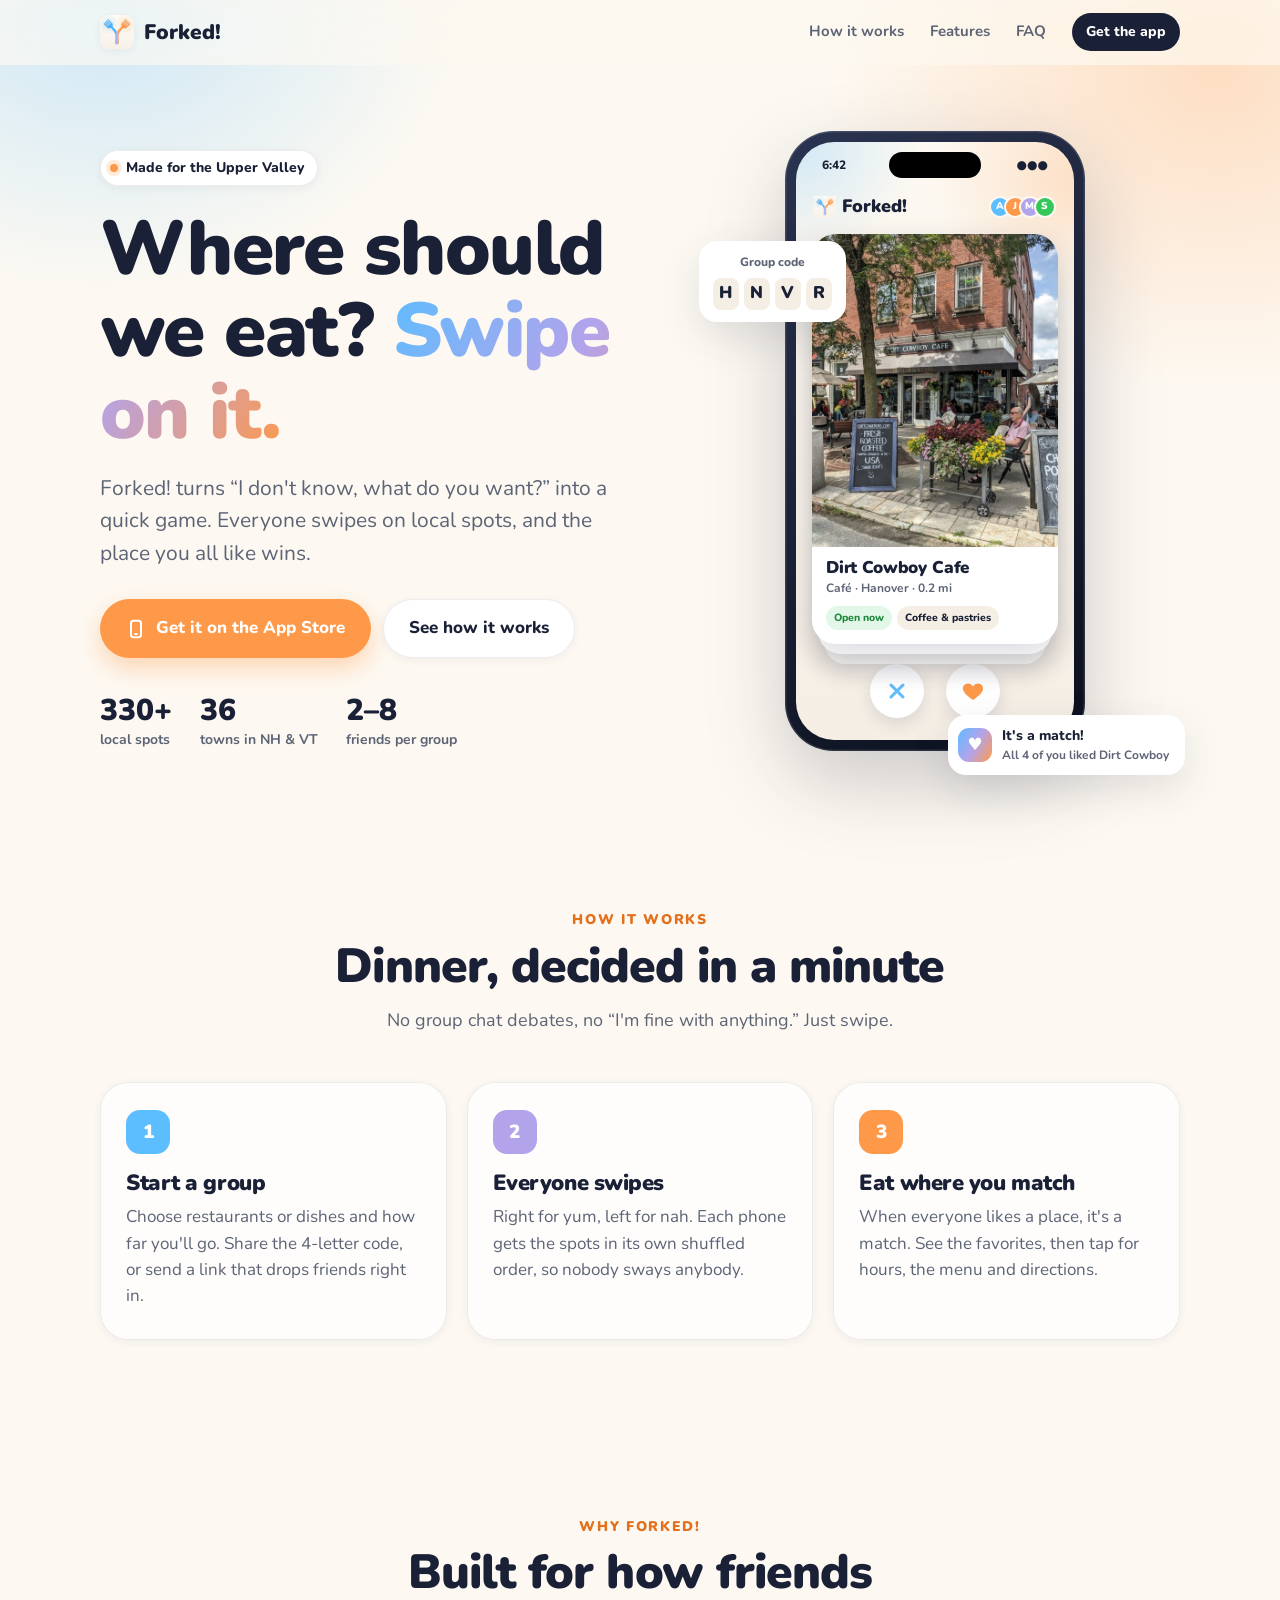
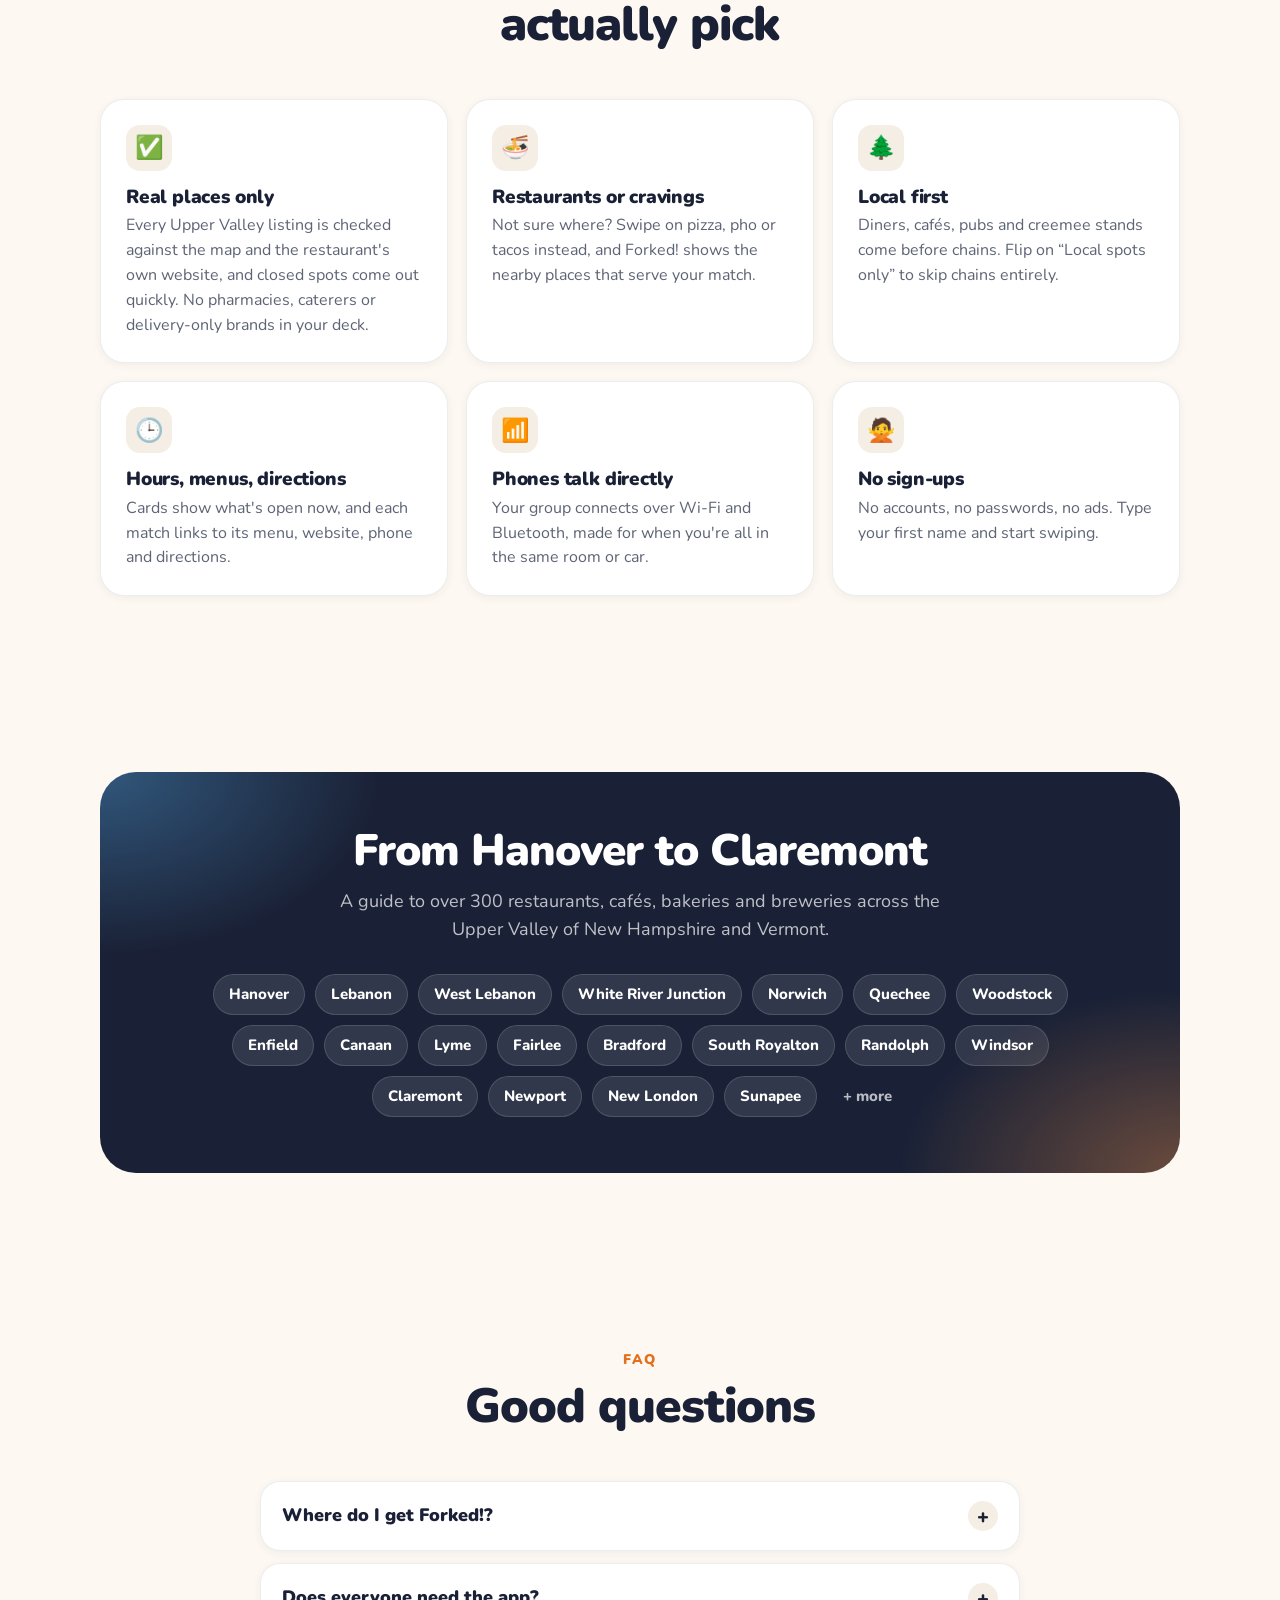
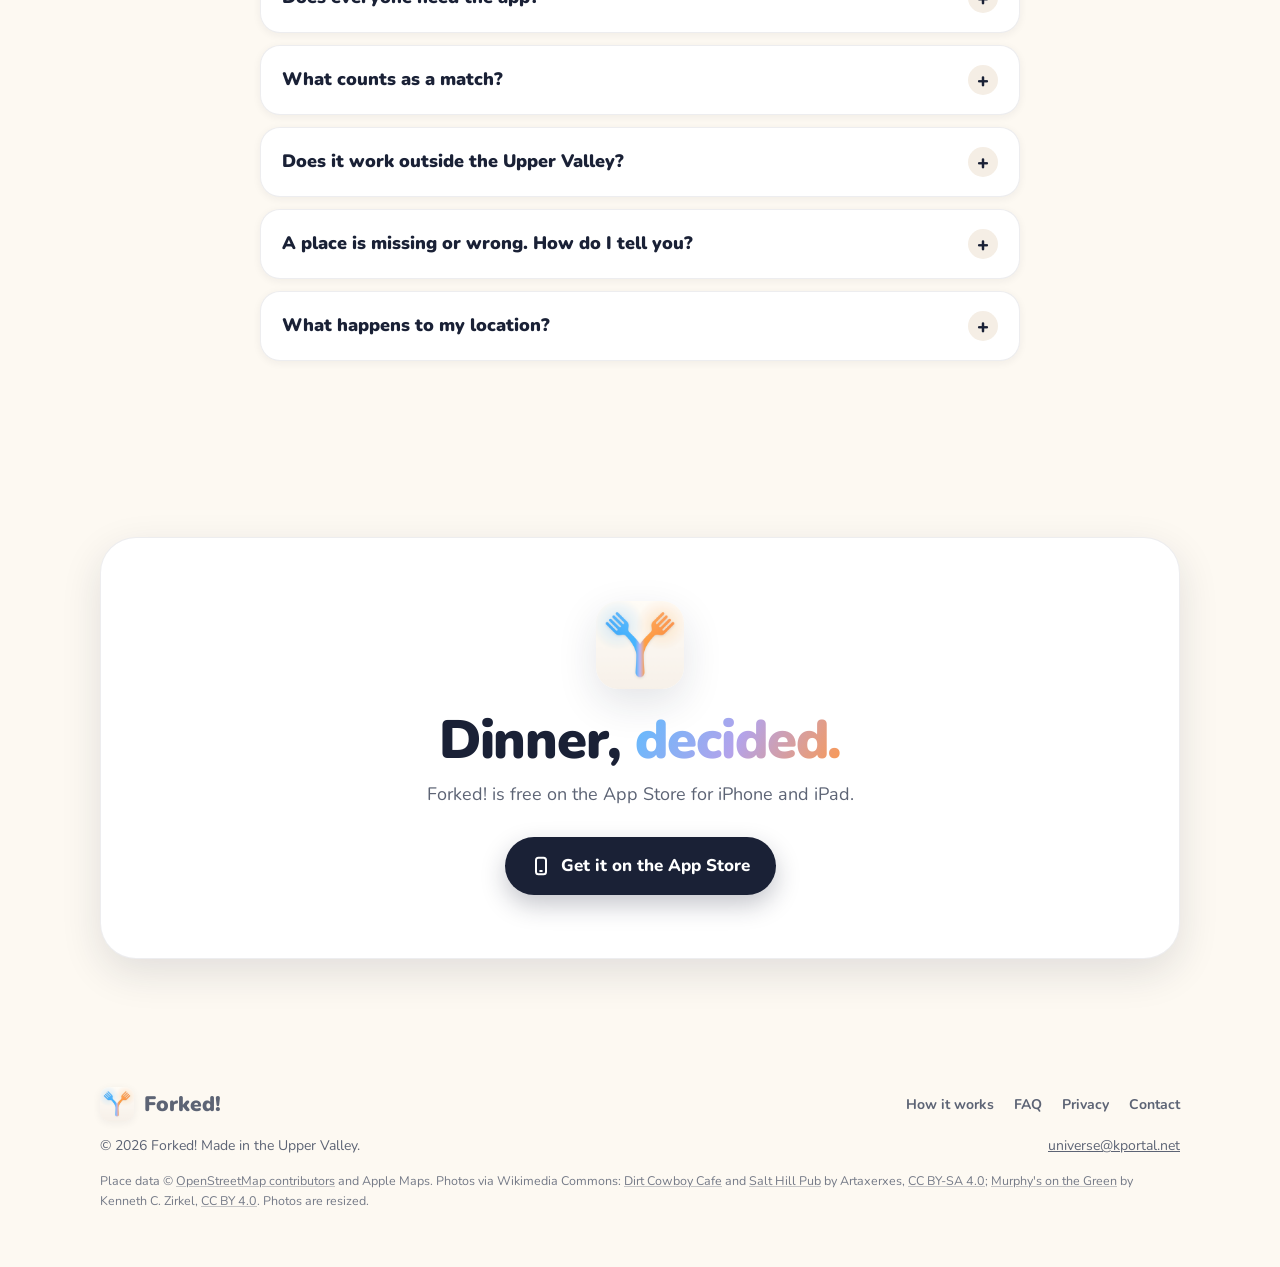
<file: index.html>
<!doctype html>
<html lang="en">
<head>
  <meta charset="utf-8">
  <meta name="robots" content="noindex">
  <meta name="viewport" content="width=device-width, initial-scale=1, viewport-fit=cover">
  <title>Forked! Decide where to eat, together</title>
  <meta name="description" content="Can't decide where to eat in the Upper Valley? Swipe on local spots with your crew and find the one you all want.">
  <meta name="theme-color" content="#fdf9f2">
  <link rel="icon" href="/icon.png">
  <link rel="apple-touch-icon" href="/apple-touch-icon.png">
  <meta property="og:site_name" content="Forked!">
  <meta property="og:title" content="Forked! Decide where to eat, together">
  <meta property="og:description" content="Swipe on Upper Valley restaurants with your crew and find the one you all want.">
  <meta property="og:image" content="https://www.forked.kportal.net/invite-preview.png">
  <meta property="og:url" content="https://www.forked.kportal.net/">
  <meta property="og:type" content="website">
  <meta name="twitter:card" content="summary">
  <link rel="preconnect" href="https://fonts.googleapis.com">
  <link rel="preconnect" href="https://fonts.gstatic.com" crossorigin>
  <link rel="stylesheet" href="https://fonts.googleapis.com/css2?family=Nunito:wght@600;700;800;900&display=swap">
  <link rel="stylesheet" href="/styles.css?v=6">
  <script>document.documentElement.classList.add("js");</script>
</head>
<body>
  <header class="nav" id="nav">
    <div class="wrap">
      <a class="brand" href="/"><img src="/icon.png" alt="">Forked!</a>
      <nav class="nav-links" aria-label="Main">
        <a href="#how">How it works</a>
        <a href="#features">Features</a>
        <a href="#faq">FAQ</a>
        <a class="pill small" href="https://apps.apple.com/app/id6835236025">Get the app</a>
      </nav>
    </div>
  </header>

  <main>
    <section class="hero">
      <div class="wrap">
        <div>
          <span class="eyebrow"><span class="dot"></span>Made for the Upper Valley</span>
          <h1>Where should we eat? <span class="gradient-text">Swipe on it.</span></h1>
          <p class="lede">Forked! turns “I don't know, what do you want?” into a quick game. Everyone swipes on local spots, and the place you all like wins.</p>
          <div class="actions">
            <a class="btn primary" href="https://apps.apple.com/app/id6835236025">
              <svg viewBox="0 0 24 24" fill="none" stroke="currentColor" stroke-width="2.4" stroke-linecap="round" stroke-linejoin="round" aria-hidden="true"><rect x="6" y="2" width="12" height="20" rx="3"/><path d="M11 18h2"/></svg>
              Get it on the App Store
            </a>
            <a class="btn ghost" href="#how">See how it works</a>
          </div>
          <div class="stats">
            <div class="stat"><strong>330+</strong><span>local spots</span></div>
            <div class="stat"><strong>36</strong><span>towns in NH &amp; VT</span></div>
            <div class="stat"><strong>2–8</strong><span>friends per group</span></div>
          </div>
        </div>

        <div class="stage" aria-hidden="true">
          <div class="code-toast">Group code<div class="tiles"><b>H</b><b>N</b><b>V</b><b>R</b></div></div>
          <div class="phone">
            <div class="screen">
              <div class="island"></div>
              <div class="status"><span>6:42</span><span>●●●</span></div>
              <div class="app-bar">
                <div class="title"><img src="/icon.png" alt="">Forked!</div>
                <div class="avatars">
                  <i style="background:#5cbdff">A</i><i style="background:#ff994a">J</i><i style="background:#b3a3eb">M</i><i style="background:#34c759">S</i>
                </div>
              </div>
              <div class="deck">
                <article class="card back2">
                  <div class="photo"><img src="/salt-hill.jpg" alt=""></div>
                  <div class="info"><h3>Salt Hill Pub</h3><div class="meta">Irish pub · Lebanon</div></div>
                </article>
                <article class="card back1">
                  <div class="photo"><img src="/murphys.jpg" alt=""></div>
                  <div class="info">
                    <h3>Murphy's on the Green</h3>
                    <div class="meta">Pub · Hanover · 0.1 mi</div>
                    <div class="chips"><span class="chip">Pub fare</span></div>
                  </div>
                </article>
                <article class="card front">
                  <div class="photo">
                    <img src="/dirt-cowboy.jpg" alt="">
                    <span class="stamp yum">YUM</span>
                  </div>
                  <div class="info">
                    <h3>Dirt Cowboy Cafe</h3>
                    <div class="meta">Café · Hanover · 0.2 mi</div>
                    <div class="chips"><span class="chip open">Open now</span><span class="chip">Coffee &amp; pastries</span></div>
                  </div>
                </article>
              </div>
              <div class="swipe-buttons">
                <span class="round nah"><svg viewBox="0 0 24 24" fill="none" stroke="currentColor" stroke-width="3" stroke-linecap="round"><path d="M6 6l12 12M18 6L6 18"/></svg></span>
                <span class="round yum"><svg viewBox="0 0 24 24" fill="currentColor"><path d="M12 21s-7.5-4.6-9.6-9.2C.9 8.4 3 4.5 6.9 4.5c2.2 0 3.6 1.2 5.1 3 1.5-1.8 2.9-3 5.1-3 3.9 0 6 3.9 4.5 7.3C19.5 16.4 12 21 12 21z"/></svg></span>
              </div>
            </div>
          </div>
          <div class="match-toast"><span class="heart">♥</span><div>It's a match!<small>All 4 of you liked Dirt Cowboy</small></div></div>
        </div>
      </div>
    </section>

    <section id="how">
      <div class="wrap">
        <div class="section-head reveal">
          <div class="kicker">How it works</div>
          <h2>Dinner, decided in a minute</h2>
          <p>No group chat debates, no “I'm fine with anything.” Just swipe.</p>
        </div>
        <div class="steps">
          <div class="step reveal">
            <div class="num">1</div>
            <h3>Start a group</h3>
            <p>Choose restaurants or dishes and how far you'll go. Share the 4-letter code, or send a link that drops friends right in.</p>
          </div>
          <div class="step reveal">
            <div class="num">2</div>
            <h3>Everyone swipes</h3>
            <p>Right for yum, left for nah. Each phone gets the spots in its own shuffled order, so nobody sways anybody.</p>
          </div>
          <div class="step reveal">
            <div class="num">3</div>
            <h3>Eat where you match</h3>
            <p>When everyone likes a place, it's a match. See the favorites, then tap for hours, the menu and directions.</p>
          </div>
        </div>
      </div>
    </section>

    <section id="features">
      <div class="wrap">
        <div class="section-head reveal">
          <div class="kicker">Why Forked!</div>
          <h2>Built for how friends actually pick</h2>
        </div>
        <div class="features">
          <div class="feature reveal">
            <div class="icon">✅</div>
            <h3>Real places only</h3>
            <p>Every Upper Valley listing is checked against the map and the restaurant's own website, and closed spots come out quickly. No pharmacies, caterers or delivery-only brands in your deck.</p>
          </div>
          <div class="feature reveal">
            <div class="icon">🍜</div>
            <h3>Restaurants or cravings</h3>
            <p>Not sure where? Swipe on pizza, pho or tacos instead, and Forked! shows the nearby places that serve your match.</p>
          </div>
          <div class="feature reveal">
            <div class="icon">🌲</div>
            <h3>Local first</h3>
            <p>Diners, cafés, pubs and creemee stands come before chains. Flip on “Local spots only” to skip chains entirely.</p>
          </div>
          <div class="feature reveal">
            <div class="icon">🕒</div>
            <h3>Hours, menus, directions</h3>
            <p>Cards show what's open now, and each match links to its menu, website, phone and directions.</p>
          </div>
          <div class="feature reveal">
            <div class="icon">📶</div>
            <h3>Phones talk directly</h3>
            <p>Your group connects over Wi-Fi and Bluetooth, made for when you're all in the same room or car.</p>
          </div>
          <div class="feature reveal">
            <div class="icon">🙅</div>
            <h3>No sign-ups</h3>
            <p>No accounts, no passwords, no ads. Type your first name and start swiping.</p>
          </div>
        </div>
      </div>
    </section>

    <section id="towns">
      <div class="wrap">
        <div class="towns-band reveal">
          <h2>From Hanover to Claremont</h2>
          <p>A guide to over 300 restaurants, cafés, bakeries and breweries across the Upper Valley of New Hampshire and Vermont.</p>
          <ul class="town-list">
            <li>Hanover</li><li>Lebanon</li><li>West Lebanon</li><li>White River Junction</li><li>Norwich</li>
            <li>Quechee</li><li>Woodstock</li><li>Enfield</li><li>Canaan</li><li>Lyme</li><li>Fairlee</li>
            <li>Bradford</li><li>South Royalton</li><li>Randolph</li><li>Windsor</li><li>Claremont</li>
            <li>Newport</li><li>New London</li><li>Sunapee</li><li class="more">+ more</li>
          </ul>
        </div>
      </div>
    </section>

    <section id="faq">
      <div class="wrap">
        <div class="section-head reveal">
          <div class="kicker">FAQ</div>
          <h2>Good questions</h2>
        </div>
        <div class="faq">
          <details class="reveal">
            <summary>Where do I get Forked!?</summary>
            <p>Forked! is free on the <a href="https://apps.apple.com/app/id6835236025">App Store</a> for iPhone and iPad.</p>
          </details>
          <details class="reveal">
            <summary>Does everyone need the app?</summary>
            <p>Yes. Each person swipes on their own iPhone. Friends join with your link or 4-letter code, and need to be nearby with Wi-Fi and Bluetooth turned on.</p>
          </details>
          <details class="reveal">
            <summary>What counts as a match?</summary>
            <p>A place everyone in the group liked. If nothing gets a unanimous yes, Forked! still ranks the spots with the most likes so you can settle it fast.</p>
          </details>
          <details class="reveal">
            <summary>Does it work outside the Upper Valley?</summary>
            <p>Yes. Outside the area, Forked! finds restaurants near you with Apple Maps. Inside it, you get the Forked! Upper Valley guide.</p>
          </details>
          <details class="reveal">
            <summary>A place is missing or wrong. How do I tell you?</summary>
            <p>Email <a href="mailto:universe@kportal.net?subject=Forked!%20listing">universe@kportal.net</a> with the place's name and town. Fixes go into the guide, usually within a few days. You can also tap the flag on any result in the app.</p>
          </details>
          <details class="reveal">
            <summary>What happens to my location?</summary>
            <p>It's only used to pick the search area, which the phones in your group see. There are no Forked! accounts or servers. <a href="/privacy.html">Read the privacy policy</a>.</p>
          </details>
        </div>
      </div>
    </section>

    <section id="get">
      <div class="wrap">
        <div class="cta reveal">
          <img src="/icon.png" alt="Forked! app icon">
          <h2>Dinner, <span class="gradient-text">decided.</span></h2>
          <p>Forked! is free on the App Store for iPhone and iPad.</p>
          <a class="btn dark" href="https://apps.apple.com/app/id6835236025">
            <svg viewBox="0 0 24 24" fill="none" stroke="currentColor" stroke-width="2.4" stroke-linecap="round" stroke-linejoin="round" aria-hidden="true"><rect x="6" y="2" width="12" height="20" rx="3"/><path d="M11 18h2"/></svg>
            Get it on the App Store
          </a>
        </div>
      </div>
    </section>
  </main>

  <footer>
    <div class="wrap">
      <div class="row">
        <a class="brand" href="/"><img src="/icon.png" alt="">Forked!</a>
        <nav aria-label="Footer">
          <a href="#how">How it works</a>
          <a href="#faq">FAQ</a>
          <a href="/privacy.html">Privacy</a>
          <a href="mailto:universe@kportal.net">Contact</a>
        </nav>
      </div>
      <div class="row"><span>© 2026 Forked! Made in the Upper Valley.</span><a href="mailto:universe@kportal.net">universe@kportal.net</a></div>
      <p class="credits">
        Place data © <a href="https://www.openstreetmap.org/copyright">OpenStreetMap contributors</a> and Apple Maps.
        Photos via Wikimedia Commons:
        <a href="https://commons.wikimedia.org/wiki/File:Dirt_Cowboy_Cafe_7_South_Main_Street_downtown_Hanover_NH_July_2023.jpg">Dirt Cowboy Cafe</a> and
        <a href="https://commons.wikimedia.org/wiki/File:Salt_Hill_Pub_West_Park_Street_downtown_Lebanon_NH_June_2016.jpg">Salt Hill Pub</a> by Artaxerxes,
        <a href="https://creativecommons.org/licenses/by-sa/4.0/">CC BY-SA 4.0</a>;
        <a href="https://commons.wikimedia.org/wiki/File:Murphy%27s_On_the_Green,_Hanover,_New_Hampshire.jpg">Murphy's on the Green</a> by Kenneth C. Zirkel,
        <a href="https://creativecommons.org/licenses/by/4.0/">CC BY 4.0</a>. Photos are resized.
      </p>
    </div>
  </footer>

  <script>
    // Nav gets a hairline once you scroll.
    var nav = document.getElementById("nav");
    function onScroll() { nav.classList.toggle("scrolled", window.scrollY > 8); }
    window.addEventListener("scroll", onScroll, { passive: true });
    onScroll();

    // Fade sections in as they scroll into view.
    var items = document.querySelectorAll(".reveal");
    if ("IntersectionObserver" in window) {
      var io = new IntersectionObserver(function (entries) {
        entries.forEach(function (e) {
          if (e.isIntersecting) { e.target.classList.add("in"); io.unobserve(e.target); }
        });
      }, { rootMargin: "0px 0px -8% 0px" });
      items.forEach(function (el) { io.observe(el); });
    } else {
      items.forEach(function (el) { el.classList.add("in"); });
    }
  </script>
</body>
</html>
</file>
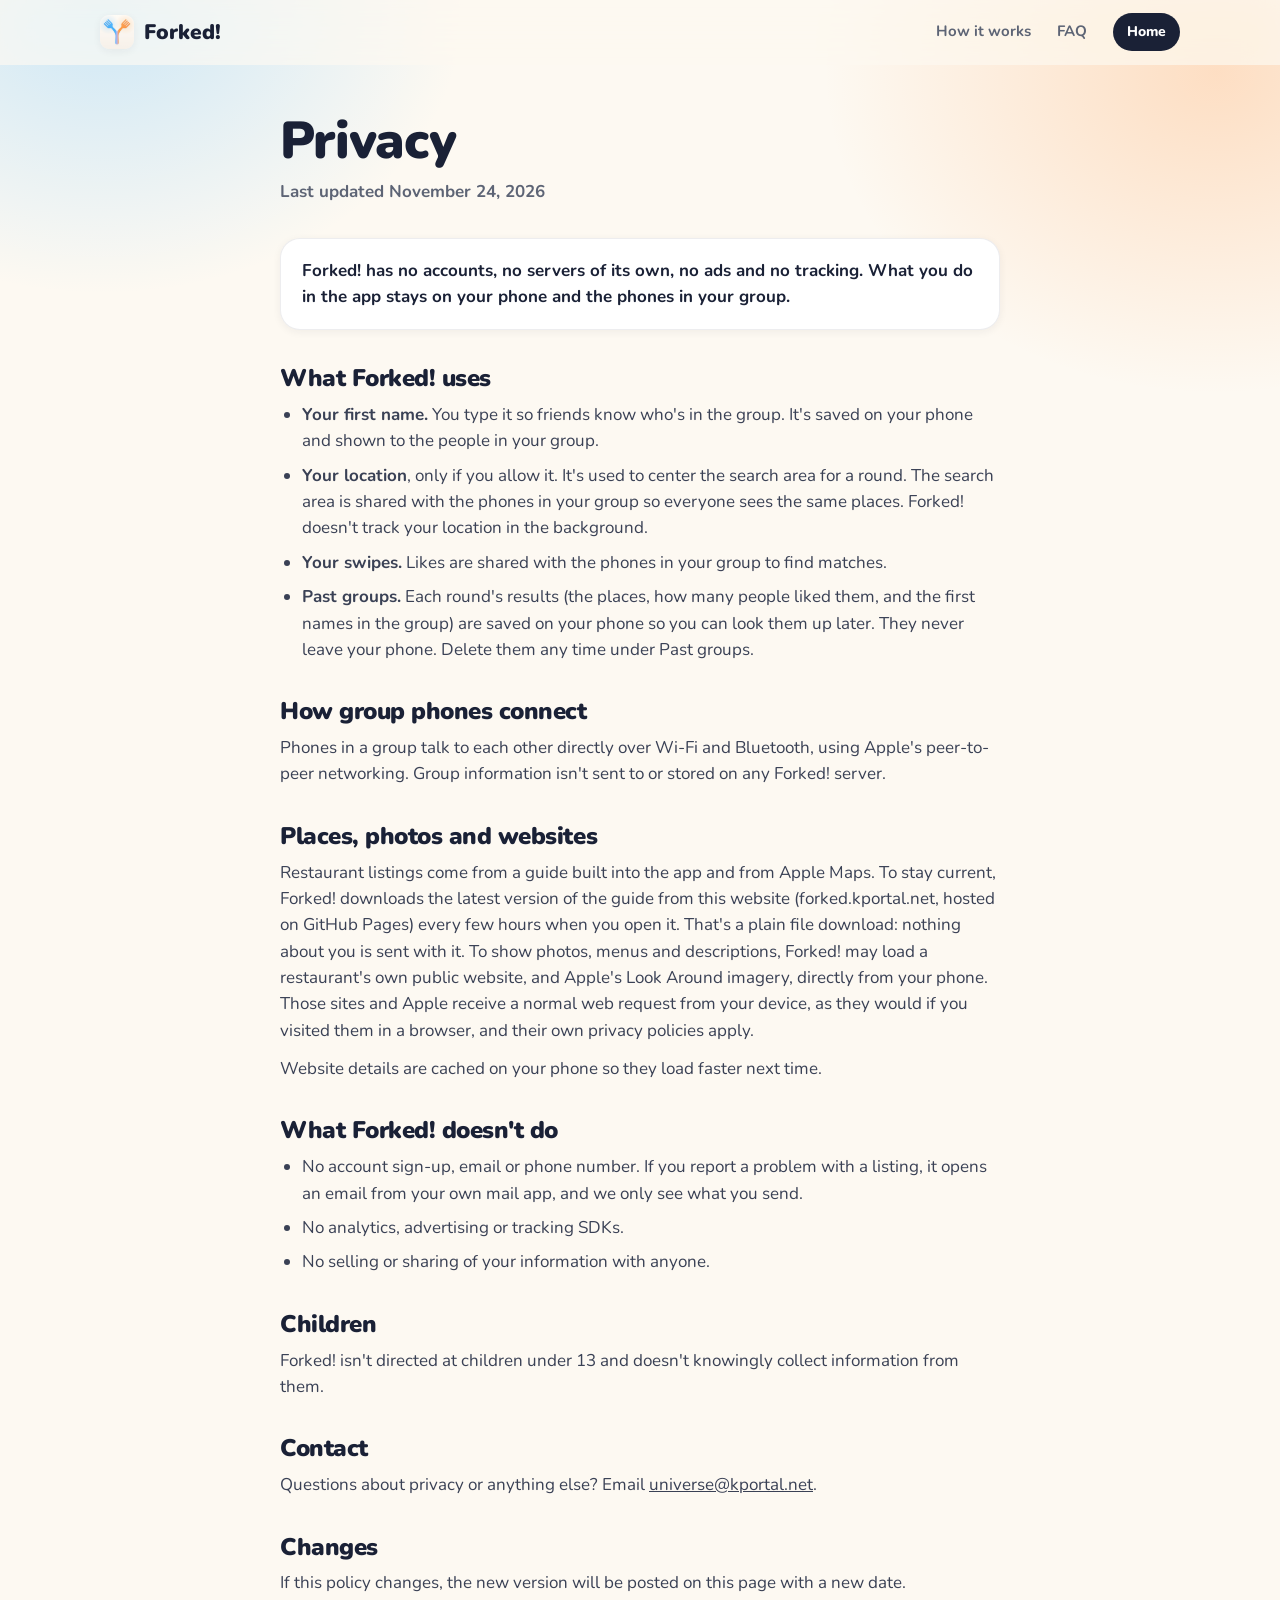
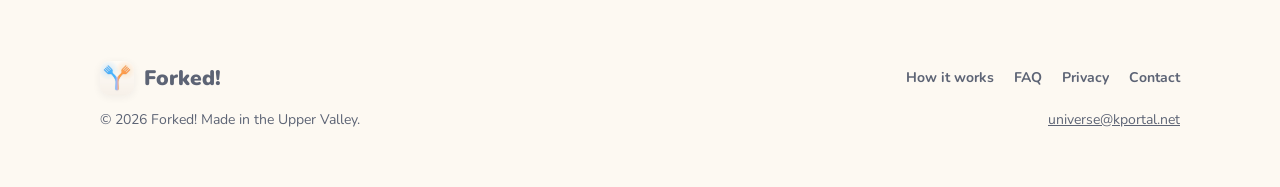
<file: privacy.html>
<!doctype html>
<html lang="en">
<head>
  <meta charset="utf-8">
  <meta name="robots" content="noindex">
  <meta name="viewport" content="width=device-width, initial-scale=1, viewport-fit=cover">
  <title>Privacy · Forked!</title>
  <meta name="description" content="How Forked! handles your information: no accounts, no servers, no tracking.">
  <meta name="theme-color" content="#fdf9f2">
  <link rel="icon" href="/icon.png">
  <link rel="apple-touch-icon" href="/apple-touch-icon.png">
  <link rel="preconnect" href="https://fonts.googleapis.com">
  <link rel="preconnect" href="https://fonts.gstatic.com" crossorigin>
  <link rel="stylesheet" href="https://fonts.googleapis.com/css2?family=Nunito:wght@600;700;800;900&display=swap">
  <link rel="stylesheet" href="/styles.css?v=6">
</head>
<body>
  <header class="nav">
    <div class="wrap">
      <a class="brand" href="/"><img src="/icon.png" alt="">Forked!</a>
      <nav class="nav-links" aria-label="Main">
        <a href="/#how">How it works</a>
        <a href="/#faq">FAQ</a>
        <a class="pill small" href="/">Home</a>
      </nav>
    </div>
  </header>

  <main class="wrap">
    <article class="prose">
      <h1>Privacy</h1>
      <p class="updated">Last updated November 24, 2026</p>

      <p class="callout">Forked! has no accounts, no servers of its own, no ads and no tracking. What you do in the app stays on your phone and the phones in your group.</p>

      <h2>What Forked! uses</h2>
      <ul>
        <li><strong>Your first name.</strong> You type it so friends know who's in the group. It's saved on your phone and shown to the people in your group.</li>
        <li><strong>Your location</strong>, only if you allow it. It's used to center the search area for a round. The search area is shared with the phones in your group so everyone sees the same places. Forked! doesn't track your location in the background.</li>
        <li><strong>Your swipes.</strong> Likes are shared with the phones in your group to find matches.</li>
        <li><strong>Past groups.</strong> Each round's results (the places, how many people liked them, and the first names in the group) are saved on your phone so you can look them up later. They never leave your phone. Delete them any time under Past groups.</li>
      </ul>

      <h2>How group phones connect</h2>
      <p>Phones in a group talk to each other directly over Wi-Fi and Bluetooth, using Apple's peer-to-peer networking. Group information isn't sent to or stored on any Forked! server.</p>

      <h2>Places, photos and websites</h2>
      <p>Restaurant listings come from a guide built into the app and from Apple Maps. To stay current, Forked! downloads the latest version of the guide from this website (forked.kportal.net, hosted on GitHub Pages) every few hours when you open it. That's a plain file download: nothing about you is sent with it. To show photos, menus and descriptions, Forked! may load a restaurant's own public website, and Apple's Look Around imagery, directly from your phone. Those sites and Apple receive a normal web request from your device, as they would if you visited them in a browser, and their own privacy policies apply.</p>
      <p>Website details are cached on your phone so they load faster next time.</p>

      <h2>What Forked! doesn't do</h2>
      <ul>
        <li>No account sign-up, email or phone number. If you report a problem with a listing, it opens an email from your own mail app, and we only see what you send.</li>
        <li>No analytics, advertising or tracking SDKs.</li>
        <li>No selling or sharing of your information with anyone.</li>
      </ul>

      <h2>Children</h2>
      <p>Forked! isn't directed at children under 13 and doesn't knowingly collect information from them.</p>

      <h2>Contact</h2>
      <p>Questions about privacy or anything else? Email <a href="mailto:universe@kportal.net">universe@kportal.net</a>.</p>

      <h2>Changes</h2>
      <p>If this policy changes, the new version will be posted on this page with a new date.</p>
    </article>
  </main>

  <footer>
    <div class="wrap">
      <div class="row">
        <a class="brand" href="/"><img src="/icon.png" alt="">Forked!</a>
        <nav aria-label="Footer">
          <a href="/#how">How it works</a>
          <a href="/#faq">FAQ</a>
          <a href="/privacy.html">Privacy</a>
          <a href="mailto:universe@kportal.net">Contact</a>
        </nav>
      </div>
      <div class="row"><span>© 2026 Forked! Made in the Upper Valley.</span><a href="mailto:universe@kportal.net">universe@kportal.net</a></div>
    </div>
  </footer>
</body>
</html>
</file>
<file: styles.css>
/* Forked website: shared styles. Colors match the app (Forked/Views/Theme.swift). */
:root {
  color-scheme: light;
  --navy: #1a2136;
  --navy-deep: #0b0f1c;
  --cream: #fdf9f2;
  --sand: #f5eee5;
  --blue: #5cbdff;
  --orange: #ff994a;
  --orange-ink: #e2701c;
  --lavender: #b3a3eb;
  --red: #ff6b6b;
  --muted: #5d6475;
  --line: rgba(26, 33, 54, 0.08);
  --card: rgba(255, 255, 255, 0.78);
  --shadow-sm: 0 2px 8px rgba(26, 33, 54, 0.06);
  --shadow: 0 14px 40px rgba(26, 33, 54, 0.12);
  --shadow-lg: 0 30px 80px rgba(26, 33, 54, 0.22);
  --brand: linear-gradient(120deg, var(--blue), var(--lavender) 50%, var(--orange));
  --font: ui-rounded, "SF Pro Rounded", "Nunito", system-ui, -apple-system, "Segoe UI", sans-serif;
  --wrap: 1120px;
}

* { box-sizing: border-box; }
html { scroll-behavior: smooth; -webkit-text-size-adjust: 100%; }
@media (prefers-reduced-motion: reduce) { html { scroll-behavior: auto; } }

body {
  margin: 0;
  font-family: var(--font);
  font-size: 17px;
  line-height: 1.55;
  color: var(--navy);
  background: var(--cream);
  -webkit-font-smoothing: antialiased;
  overflow-x: hidden;
}

/* Soft blue/orange glow behind the top of every page, like the app. */
body::before {
  content: "";
  position: absolute;
  inset: 0 0 auto 0;
  height: 900px;
  z-index: -1;
  background:
    radial-gradient(520px 420px at 8% 0%, rgba(92, 189, 255, 0.30), transparent 70%),
    radial-gradient(560px 460px at 95% 8%, rgba(255, 153, 74, 0.28), transparent 70%);
  pointer-events: none;
}

img { max-width: 100%; display: block; }
a { color: inherit; }
h1, h2, h3 { line-height: 1.08; margin: 0; letter-spacing: -0.02em; }
p { margin: 0; }

.wrap { width: 100%; max-width: var(--wrap); margin: 0 auto; padding: 0 20px; }

/* ---------- Nav ---------- */
.nav {
  position: sticky;
  top: 0;
  z-index: 20;
  backdrop-filter: saturate(160%) blur(16px);
  -webkit-backdrop-filter: saturate(160%) blur(16px);
  background: rgba(253, 249, 242, 0.72);
  border-bottom: 1px solid transparent;
  transition: border-color 0.2s, background 0.2s;
}
.nav.scrolled { border-bottom-color: var(--line); background: rgba(253, 249, 242, 0.88); }
.nav .wrap { display: flex; align-items: center; justify-content: space-between; height: 64px; gap: 16px; }
.brand { display: flex; align-items: center; gap: 10px; text-decoration: none; font-weight: 900; font-size: 21px; }
.brand img { width: 34px; height: 34px; border-radius: 9px; box-shadow: var(--shadow-sm); }
.nav-links { display: flex; align-items: center; gap: 26px; font-weight: 700; font-size: 15px; }
.nav-links a { text-decoration: none; color: var(--muted); transition: color 0.15s; }
.nav-links a:hover { color: var(--navy); }
@media (max-width: 760px) { .nav-links a:not(.pill) { display: none; } }

/* ---------- Buttons & pills ---------- */
.pill {
  display: inline-flex;
  align-items: center;
  gap: 8px;
  border-radius: 999px;
  font-weight: 800;
  text-decoration: none;
  white-space: nowrap;
}
.pill.small { padding: 8px 14px; font-size: 14px; background: var(--navy); color: white !important; }
.btn {
  display: inline-flex;
  align-items: center;
  justify-content: center;
  gap: 10px;
  padding: 16px 26px;
  border-radius: 999px;
  border: 0;
  font: inherit;
  font-weight: 800;
  font-size: 17px;
  text-decoration: none;
  cursor: pointer;
  transition: transform 0.15s, box-shadow 0.15s, background 0.15s;
}
.btn:active { transform: scale(0.98); }
.btn.primary { background: var(--orange); color: white; box-shadow: 0 10px 24px rgba(255, 153, 74, 0.38); }
.btn.primary:hover { box-shadow: 0 14px 30px rgba(255, 153, 74, 0.48); }
.btn.dark { background: var(--navy); color: white; box-shadow: 0 10px 24px rgba(26, 33, 54, 0.25); }
.btn.ghost { background: white; color: var(--navy); box-shadow: var(--shadow-sm), inset 0 0 0 1px var(--line); }
.btn.ghost:hover { box-shadow: var(--shadow), inset 0 0 0 1px var(--line); }
.btn svg { width: 20px; height: 20px; flex: none; }

.eyebrow {
  display: inline-flex;
  align-items: center;
  gap: 8px;
  padding: 7px 14px 7px 10px;
  border-radius: 999px;
  background: white;
  box-shadow: var(--shadow-sm), inset 0 0 0 1px var(--line);
  font-size: 14px;
  font-weight: 800;
  color: var(--navy);
}
.eyebrow .dot { width: 8px; height: 8px; border-radius: 50%; background: var(--orange); box-shadow: 0 0 0 4px rgba(255, 153, 74, 0.2); }

.gradient-text {
  background: var(--brand);
  -webkit-background-clip: text;
  background-clip: text;
  color: transparent;
}

/* ---------- Hero ---------- */
.hero { padding: 56px 0 40px; }
.hero .wrap { display: grid; grid-template-columns: 1.05fr 0.95fr; gap: 48px; align-items: center; }
.hero h1 { font-size: clamp(44px, 6.4vw, 76px); font-weight: 900; margin: 22px 0 18px; }
.hero .lede { font-size: clamp(18px, 2vw, 21px); color: var(--muted); max-width: 31em; }
.hero .actions { display: flex; flex-wrap: wrap; gap: 12px; margin-top: 30px; }
.stats { display: flex; flex-wrap: wrap; gap: 28px; margin-top: 38px; }
.stat strong { display: block; font-size: 30px; font-weight: 900; line-height: 1; }
.stat span { font-size: 14px; font-weight: 700; color: var(--muted); }

@media (max-width: 560px) {
  .stats { display: grid; grid-template-columns: repeat(3, 1fr); gap: 8px; }
  .stat strong { font-size: 26px; }
  .stat span { display: block; font-size: 12.5px; line-height: 1.3; margin-top: 4px; }
}
@media (max-width: 900px) {
  .hero { padding-top: 36px; }
  .hero .wrap { grid-template-columns: 1fr; gap: 56px; text-align: center; }
  .hero .lede { margin: 0 auto; }
  .hero .actions, .stats { justify-content: center; }
}

/* ---------- Phone mockup ---------- */
.stage { position: relative; display: flex; justify-content: center; padding: 10px 0 30px; }
.phone {
  position: relative;
  width: 300px;
  aspect-ratio: 300 / 620;
  border-radius: 48px;
  padding: 11px;
  background: linear-gradient(145deg, #2a3350, var(--navy-deep));
  box-shadow: var(--shadow-lg), inset 0 0 0 1.5px rgba(255, 255, 255, 0.12);
}
.screen {
  position: relative;
  height: 100%;
  border-radius: 38px;
  overflow: hidden;
  background:
    radial-gradient(180px 160px at 0% 0%, rgba(92, 189, 255, 0.28), transparent 70%),
    radial-gradient(200px 180px at 100% 6%, rgba(255, 153, 74, 0.26), transparent 70%),
    linear-gradient(var(--cream), var(--sand));
  display: flex;
  flex-direction: column;
}
.island { position: absolute; top: 10px; left: 50%; transform: translateX(-50%); width: 92px; height: 26px; border-radius: 20px; background: #000; z-index: 3; }
.status { display: flex; justify-content: space-between; padding: 14px 26px 0; font-size: 12px; font-weight: 800; }
.app-bar { display: flex; align-items: center; justify-content: space-between; padding: 18px 18px 8px; }
.app-bar .title { display: flex; align-items: center; gap: 6px; font-weight: 900; font-size: 18px; }
.app-bar .title img { width: 22px; height: 22px; }
.app-bar .count { font-size: 11px; font-weight: 800; color: var(--muted); background: white; padding: 4px 9px; border-radius: 999px; }
.avatars { display: flex; }
.avatars i { width: 22px; height: 22px; border-radius: 50%; border: 2px solid var(--cream); margin-left: -7px; font-style: normal; font-size: 10px; font-weight: 900; color: white; display: grid; place-items: center; }

.deck { position: relative; flex: 1; margin: 6px 16px 0; }
.card {
  position: absolute;
  inset: 0 0 10px;
  border-radius: 24px;
  overflow: hidden;
  background: white;
  box-shadow: 0 10px 30px rgba(26, 33, 54, 0.16);
  display: flex;
  flex-direction: column;
  transform-origin: 50% 110%;
}
.card .photo { position: relative; flex: 1; min-height: 0; }
.card .photo img { width: 100%; height: 100%; object-fit: cover; }
/* Illustrated card art, same as the app's: a dish-colored gradient,
   faint scattered emoji for texture, and one big emoji. */
.card .art { position: relative; flex: 1; min-height: 0; overflow: hidden; }
.art i, .art b { position: absolute; font-style: normal; line-height: 1; }
.art i { font-size: 30px; opacity: 0.16; }
.art i:nth-child(1) { left: 6%;  top: 6%;  transform: rotate(-30deg); }
.art i:nth-child(2) { left: 44%; top: 2%;  transform: rotate(7deg); }
.art i:nth-child(3) { left: 80%; top: 10%; transform: rotate(-16deg); }
.art i:nth-child(4) { left: 18%; top: 30%; transform: rotate(21deg); }
.art i:nth-child(5) { left: 68%; top: 34%; transform: rotate(-9deg); }
.art i:nth-child(6) { left: 4%;  top: 62%; transform: rotate(12deg); }
.art i:nth-child(7) { left: 78%; top: 66%; transform: rotate(-24deg); }
.art b { left: 50%; top: 48%; transform: translate(-50%, -50%); font-size: 92px; filter: drop-shadow(0 12px 14px rgba(0, 0, 0, 0.25)); }
.art.sushi   { background: linear-gradient(135deg, hsl(191, 95%, 61%), hsl(216, 74%, 45%)); }
.art.tacos   { background: linear-gradient(135deg, hsl(40, 95%, 61%), hsl(58, 74%, 45%)); }
.art.dessert { background: linear-gradient(135deg, hsl(317, 95%, 61%), hsl(342, 74%, 45%)); }
.card .info { padding: 12px 14px 14px; }
.card h3 { font-size: 17px; font-weight: 900; letter-spacing: -0.01em; }
.card .meta { font-size: 12px; font-weight: 700; color: var(--muted); margin-top: 2px; }
.chips { display: flex; flex-wrap: wrap; gap: 5px; margin-top: 8px; }
.chip { font-size: 10.5px; font-weight: 800; padding: 4px 8px; border-radius: 999px; background: var(--sand); }
.chip.open { background: rgba(52, 199, 89, 0.14); color: #1f8a3c; }
.card.back2 { transform: translateY(16px) scale(0.9); opacity: 0.6; }
.card.back1 { transform: translateY(8px) scale(0.95); }

.stamp {
  position: absolute;
  top: 18px;
  padding: 3px 10px;
  border: 3px solid currentColor;
  border-radius: 10px;
  font-weight: 900;
  font-size: 22px;
  letter-spacing: 0.04em;
  background: rgba(255, 255, 255, 0.85);
  opacity: 0;
}
.stamp.yum { left: 14px; color: var(--orange); transform: rotate(-14deg); }

.swipe-buttons { display: flex; justify-content: center; gap: 22px; padding: 10px 0 22px; }
.round {
  width: 54px; height: 54px; border-radius: 50%;
  display: grid; place-items: center;
  background: white;
  box-shadow: 0 6px 16px rgba(26, 33, 54, 0.12);
}
.round svg { width: 24px; height: 24px; }
.round.nah { color: var(--blue); }
.round.yum { color: var(--orange); }

/* The front card swipes right on a loop, then the stack resets. */
.card.front { animation: swipe 6.5s cubic-bezier(0.5, 0, 0.3, 1) infinite 1.2s; }
.card.front .stamp.yum { animation: stamp 6.5s ease infinite 1.2s; }
.round.yum { animation: press 6.5s ease infinite 1.2s; }
@keyframes swipe {
  0%, 38% { transform: none; opacity: 1; }
  52% { transform: translateX(28px) rotate(4deg); opacity: 1; }
  66% { transform: translateX(150%) rotate(18deg); opacity: 0; }
  67%, 86% { transform: translateY(8px) scale(0.95); opacity: 0; }
  100% { transform: none; opacity: 1; }
}
@keyframes stamp {
  0%, 40% { opacity: 0; }
  50%, 64% { opacity: 1; }
  66%, 100% { opacity: 0; }
}
@keyframes press {
  0%, 44% { transform: none; }
  50% { transform: scale(0.88); }
  58%, 100% { transform: none; }
}

.match-toast {
  position: absolute;
  right: calc(50% - 250px);
  bottom: 6px;
  display: flex;
  align-items: center;
  gap: 10px;
  padding: 10px 16px 10px 10px;
  border-radius: 18px;
  background: white;
  box-shadow: var(--shadow);
  font-size: 14px;
  font-weight: 800;
  animation: toast 6.5s ease infinite 1.2s;
}
.match-toast .heart { width: 34px; height: 34px; border-radius: 11px; display: grid; place-items: center; background: var(--brand); color: white; font-size: 17px; }
.match-toast small { display: block; font-size: 12px; font-weight: 700; color: var(--muted); }
.code-toast {
  position: absolute;
  left: calc(50% - 236px);
  top: 120px;
  padding: 12px 14px;
  border-radius: 18px;
  background: white;
  box-shadow: var(--shadow);
  font-size: 12px;
  font-weight: 800;
  color: var(--muted);
  text-align: center;
}
.code-toast .tiles { display: flex; gap: 5px; margin-top: 6px; }
.code-toast .tiles b { width: 26px; height: 32px; border-radius: 8px; background: var(--sand); color: var(--navy); display: grid; place-items: center; font-size: 17px; font-weight: 900; }
.match-toast, .code-toast { z-index: 5; }
@keyframes toast {
  0%, 62% { opacity: 0; transform: translateY(10px) scale(0.96); }
  70%, 92% { opacity: 1; transform: none; }
  100% { opacity: 0; transform: translateY(10px) scale(0.96); }
}
@media (max-width: 560px) {
  .phone { width: 270px; }
  .match-toast { right: 4px; bottom: 0; }
  .code-toast { left: 0; top: 190px; }
}
@media (prefers-reduced-motion: reduce) {
  .card.front, .card.front .stamp.yum, .round.yum { animation: none; }
  .match-toast { animation: none; opacity: 1; }
}

/* ---------- Sections ---------- */
section { padding: 88px 0; }
.section-head { text-align: center; max-width: 640px; margin: 0 auto 48px; }
.section-head .kicker { font-size: 14px; font-weight: 900; letter-spacing: 0.12em; text-transform: uppercase; color: var(--orange-ink); }
.section-head h2 { font-size: clamp(32px, 4.4vw, 48px); font-weight: 900; margin: 10px 0 14px; }
.section-head p { color: var(--muted); font-size: 18px; }
@media (max-width: 700px) { section { padding: 64px 0; } }

.steps { display: grid; grid-template-columns: repeat(3, 1fr); gap: 20px; counter-reset: step; }
.step {
  position: relative;
  padding: 28px 26px 30px;
  border-radius: 28px;
  background: var(--card);
  box-shadow: var(--shadow-sm), inset 0 0 0 1px var(--line);
}
.step .num {
  width: 44px; height: 44px; border-radius: 14px;
  display: grid; place-items: center;
  font-weight: 900; font-size: 19px; color: white;
  margin-bottom: 18px;
}
.step:nth-child(1) .num { background: var(--blue); }
.step:nth-child(2) .num { background: var(--lavender); }
.step:nth-child(3) .num { background: var(--orange); }
.step h3 { font-size: 22px; font-weight: 900; margin-bottom: 8px; }
.step p { color: var(--muted); }
@media (max-width: 860px) { .steps { grid-template-columns: 1fr; max-width: 520px; margin: 0 auto; } }

.features { display: grid; grid-template-columns: repeat(3, 1fr); gap: 18px; }
.feature {
  padding: 26px;
  border-radius: 24px;
  background: white;
  box-shadow: var(--shadow-sm), inset 0 0 0 1px var(--line);
}
.feature .icon {
  width: 46px; height: 46px; border-radius: 14px;
  display: grid; place-items: center;
  font-size: 23px;
  background: var(--sand);
  margin-bottom: 16px;
}
.feature h3 { font-size: 19px; font-weight: 900; margin-bottom: 6px; letter-spacing: -0.01em; }
.feature p { color: var(--muted); font-size: 16px; }
@media (max-width: 900px) { .features { grid-template-columns: 1fr 1fr; } }
@media (max-width: 600px) { .features { grid-template-columns: 1fr; } }

/* Towns band */
.towns-band {
  border-radius: 36px;
  padding: 56px 32px;
  text-align: center;
  background:
    radial-gradient(400px 260px at 0% 0%, rgba(92, 189, 255, 0.35), transparent 70%),
    radial-gradient(400px 260px at 100% 100%, rgba(255, 153, 74, 0.35), transparent 70%),
    var(--navy);
  color: white;
  overflow: hidden;
}
.towns-band h2 { font-size: clamp(30px, 4vw, 44px); font-weight: 900; }
.towns-band p { color: rgba(255, 255, 255, 0.72); font-size: 18px; margin: 12px auto 30px; max-width: 34em; }
.town-list { display: flex; flex-wrap: wrap; justify-content: center; gap: 10px; max-width: 860px; margin: 0 auto; padding: 0; list-style: none; }
.town-list li {
  padding: 9px 16px;
  border-radius: 999px;
  background: rgba(255, 255, 255, 0.1);
  box-shadow: inset 0 0 0 1px rgba(255, 255, 255, 0.14);
  font-weight: 800;
  font-size: 15px;
}
.town-list li.more { background: transparent; box-shadow: none; color: rgba(255, 255, 255, 0.7); }

/* FAQ */
.faq { max-width: 760px; margin: 0 auto; display: grid; gap: 12px; }
.faq details {
  border-radius: 20px;
  background: white;
  box-shadow: var(--shadow-sm), inset 0 0 0 1px var(--line);
  padding: 0 22px;
}
.faq summary {
  list-style: none;
  cursor: pointer;
  display: flex;
  align-items: center;
  justify-content: space-between;
  gap: 16px;
  padding: 20px 0;
  font-weight: 900;
  font-size: 18px;
}
.faq summary::-webkit-details-marker { display: none; }
.faq summary::after {
  content: "+";
  flex: none;
  width: 30px; height: 30px; border-radius: 50%;
  display: grid; place-items: center;
  background: var(--sand);
  font-size: 20px;
  transition: transform 0.2s;
}
.faq details[open] summary::after { transform: rotate(45deg); }
.faq details p { color: var(--muted); padding: 0 0 22px; }

/* Closing call to action */
.cta {
  text-align: center;
  padding: 64px 24px;
  border-radius: 36px;
  background: white;
  box-shadow: var(--shadow), inset 0 0 0 1px var(--line);
}
.cta img { width: 88px; height: 88px; border-radius: 22px; margin: 0 auto 22px; box-shadow: var(--shadow); }
.cta h2 { font-size: clamp(34px, 5vw, 54px); font-weight: 900; }
.cta p { color: var(--muted); font-size: 18px; margin: 12px 0 28px; }

/* Footer */
footer { padding: 40px 0 56px; color: var(--muted); font-size: 14px; }
footer .wrap { display: grid; gap: 14px; }
footer .row { display: flex; flex-wrap: wrap; justify-content: space-between; gap: 12px; align-items: center; }
footer nav { display: flex; gap: 20px; font-weight: 700; }
footer nav a { text-decoration: none; }
footer nav a:hover { color: var(--navy); }
footer .credits { font-size: 12.5px; line-height: 1.6; opacity: 0.85; }
footer .credits a { text-decoration: underline; text-decoration-color: rgba(93, 100, 117, 0.4); }

/* Scroll reveal (only when JS is on; content is visible without it). */
.js .reveal { opacity: 0; transform: translateY(18px); transition: opacity 0.6s ease, transform 0.6s ease; }
.js .reveal.in { opacity: 1; transform: none; }
@media (prefers-reduced-motion: reduce) { .js .reveal { opacity: 1; transform: none; transition: none; } }

/* ---------- Single-card pages (invite, not found) ---------- */
.solo { min-height: calc(100vh - 64px); display: flex; align-items: center; justify-content: center; padding: 24px 16px 56px; }
.panel {
  width: 100%;
  max-width: 440px;
  text-align: center;
  padding: 36px 26px 30px;
  border-radius: 34px;
  background: rgba(255, 255, 255, 0.82);
  backdrop-filter: blur(20px);
  -webkit-backdrop-filter: blur(20px);
  box-shadow: var(--shadow), inset 0 0 0 1px var(--line);
}
.panel .app-icon { width: 92px; height: 92px; border-radius: 22px; margin: 0 auto; box-shadow: var(--shadow); }
.panel h1 { font-size: 34px; font-weight: 900; margin: 22px 0 8px; }
.panel .sub { color: var(--muted); font-size: 17px; }
.code-tiles { display: flex; justify-content: center; gap: 10px; margin: 26px 0 8px; }
.code-tiles span {
  width: 62px; height: 76px;
  display: grid; place-items: center;
  font-size: 36px; font-weight: 900;
  border-radius: 18px;
  background: var(--cream);
  box-shadow: inset 0 0 0 1px var(--line), 0 4px 12px rgba(26, 33, 54, 0.06);
}
.code-label { font-size: 12px; font-weight: 900; letter-spacing: 0.14em; color: var(--muted); text-transform: uppercase; }
.panel .buttons { display: grid; gap: 10px; margin-top: 26px; }
.panel .buttons .btn { width: 100%; }
.how-join {
  margin: 26px 0 0;
  padding: 18px 18px 4px;
  border-radius: 22px;
  background: var(--cream);
  text-align: left;
}
.how-join ol { list-style: none; margin: 0; padding: 0; counter-reset: j; }
.how-join .title { font-weight: 900; margin-bottom: 10px; }
.how-join li { counter-increment: j; display: flex; gap: 12px; align-items: flex-start; font-size: 15px; color: var(--muted); margin-bottom: 14px; }
.how-join li::before {
  content: counter(j);
  flex: none;
  width: 24px; height: 24px; border-radius: 50%;
  display: grid; place-items: center;
  background: white;
  box-shadow: inset 0 0 0 1px var(--line);
  color: var(--navy);
  font-size: 13px;
  font-weight: 900;
}
.how-join strong { color: var(--navy); }
.toast {
  position: fixed;
  left: 50%;
  bottom: 28px;
  transform: translate(-50%, 20px);
  padding: 12px 20px;
  border-radius: 999px;
  background: var(--navy);
  color: white;
  font-weight: 800;
  font-size: 15px;
  opacity: 0;
  transition: opacity 0.2s, transform 0.2s;
  pointer-events: none;
}
.toast.show { opacity: 1; transform: translate(-50%, 0); }
[hidden] { display: none !important; }

/* ---------- Text pages (privacy) ---------- */
.prose { max-width: 720px; margin: 0 auto; padding: 48px 0 24px; }
.prose h1 { font-size: clamp(36px, 5vw, 52px); font-weight: 900; margin-bottom: 10px; }
.prose .updated { color: var(--muted); font-weight: 700; margin-bottom: 32px; }
.prose h2 { font-size: 24px; font-weight: 900; margin: 36px 0 10px; }
.prose p, .prose li { color: #3a4155; }
.prose p + p { margin-top: 12px; }
.prose ul { padding-left: 22px; margin: 10px 0 0; }
.prose li { margin-bottom: 8px; }
.prose .callout {
  padding: 20px 22px;
  border-radius: 20px;
  background: white;
  box-shadow: var(--shadow-sm), inset 0 0 0 1px var(--line);
  font-weight: 700;
  color: var(--navy);
}

/* Small phones (iPhone SE and narrower) */
footer nav { flex-wrap: wrap; row-gap: 8px; }
footer nav a { white-space: nowrap; }
@media (max-width: 400px) {
  .brand { font-size: 18px; gap: 8px; }
  .brand img { width: 30px; height: 30px; }
  .pill.small { padding: 7px 12px; font-size: 13px; }
  .btn { padding: 14px 20px; font-size: 16px; }
  .cta { padding: 48px 14px; }
}
</file>
